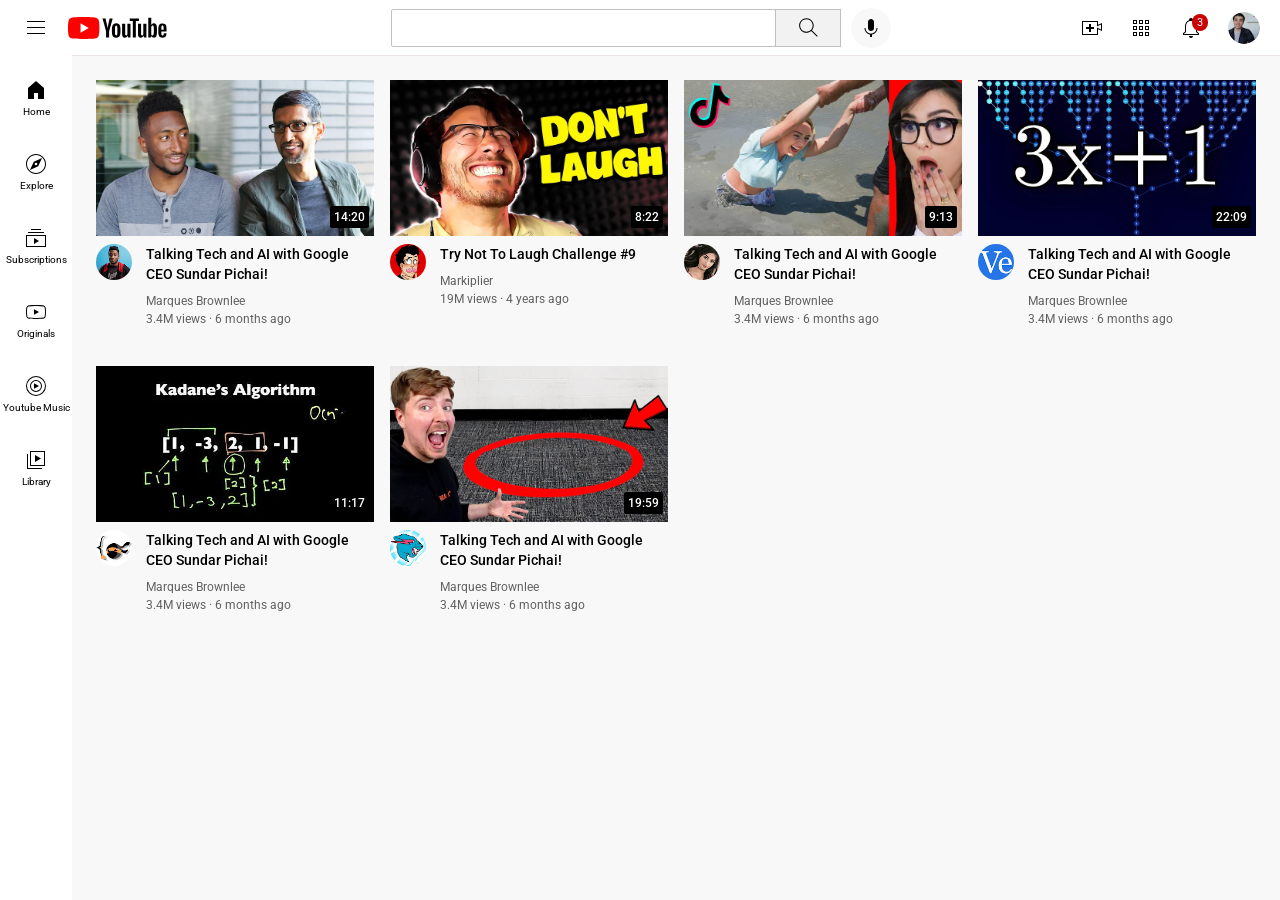
<file: index.html>
<html>
  <head>
    <title>Youtube Clone</title>
    <link rel="preconnect" href="https://fonts.googleapis.com">
    <link rel="preconnect" href="https://fonts.gstatic.com" crossorigin>
    <link href="https://fonts.googleapis.com/css2?family=Roboto:ital,wght@0,100..900;1,100..900&display=swap" rel="stylesheet">

     <link rel="stylesheet" href="styles/general.css">
     <link rel="stylesheet" href="styles/header.css">
     <link rel="stylesheet" href="styles/video.css">
     <link rel="stylesheet" href="styles/sidebar.css">
  </head>
  <body>

    <header class="header">
      <div class="left-section">
        <img class="hamburger-menu" src="icons/hamburger-menu.svg" alt="">
        <img class="youtube-logo" src="icons/youtube-logo.svg" alt="">
      </div>

      <div class="middle-section">
        <input class="search-bar" type="text" placeholder="Search">
        <button class="search-button">
          <img class="search-icon" src="icons/search.svg" alt="">
          <div class="tooltip">Search</div>
        </button>
        <button class="voice-search-button">
          <img class="voice-search-icon" src="icons/voice-search-icon.svg" alt="">
          <div class="tooltip">Search with your voice</div>
        </button>
      </div>

      <div class="right-section">
        <div class="upload-icon-container">
          <img class="upload-icon" src="icons/upload.svg" alt="">
          <div class="tooltip">Create</div>
        </div>
        <div class="youtube-apps-icon-container">
          <img class="youtube-apps-icon" src="icons/youtube-apps.svg" alt="">
          <div class="tooltip">Youtube Apps</div>
        </div>
        <div class="notifications-icon-container">
          <img class="notifications-icon" src="icons/notifications.svg" alt="">
          <div class="tooltip">Notifications</div>
          <div class="notifications-count">3</div>
        </div>
        <img class="current-user-picture" src="profile-picture/my-channel.jpeg" alt="">
      </div>
    </header>

    <nav class="sidebar">
      <div class="sidebar-link">
        <img src="icons/home.svg" alt="">
        <div>Home</div>
      </div>
      <div class="sidebar-link">
        <img src="icons/explore.svg" alt="">
        <div>Explore</div>
      </div>
      <div class="sidebar-link">
        <img src="icons/subscriptions.svg" alt="">
        <div>Subscriptions</div>
      </div>
      <div class="sidebar-link">
        <img src="icons/originals.svg" alt="">
        <div>Originals</div>
      </div>
      <div class="sidebar-link">
        <img src="icons/youtube-music.svg" alt="">
        <div>Youtube Music</div>
      </div>
      <div class="sidebar-link">
        <img src="icons/library.svg" alt="">
        <div>Library</div>
      </div>
    </nav>
    <main>
      <section class="video-grid">
    <div class="video-preview">
      <div class="thumbnail-row">
        <img class="thumbnail" src="thumbnails/thumbnail-1.webp" alt="">
        <div class="video-time">14:20</div>
      </div>
      <div class="video-info-grid">
        <div class="channel-picture">
          <img class="profile-picture" src="profile-picture/channel-1.jpeg" alt="">
        </div>
        <div class="video-info">
          <p class="video-title">
            Talking Tech and AI with Google CEO Sundar Pichai!    
          </p>
          <p class="video-author">
            Marques Brownlee
          </p>
          <p class="video-stats">
            3.4M views &#183; 6 months ago
          </p>
        </div>
      </div>
    </div>

    <div class="video-preview">
      <div class="thumbnail-row">
        <img class="thumbnail" src="thumbnails/thumbnail-2.webp" alt="">
        <div class="video-time">8:22</div>
      </div>
      <div class="video-info-grid">
        <div class="channel-picture">
          <img class="profile-picture" src="profile-picture/channel-2.jpeg" alt="">
        </div>
        <div class="video-info">
          <p class="video-title">
            Try Not To Laugh Challenge #9 
          </p>
          <p class="video-author">
            Markiplier
          </p>
          <p class="video-stats">
            19M views &#183; 4 years ago
          </p>
        </div>
      </div>
    </div>

    <div class="video-preview">
      <div class="thumbnail-row">
        <img class="thumbnail" src="thumbnails/thumbnail-3.webp" alt="">
        <div class="video-time">9:13</div>
      </div>
      <div class="video-info-grid">
        <div class="channel-picture">
          <img class="profile-picture" src="profile-picture/channel-3.jpeg" alt="">
        </div>
        <div class="video-info">
          <p class="video-title">
            Talking Tech and AI with Google CEO Sundar Pichai!    
          </p>
          <p class="video-author">
            Marques Brownlee
          </p>
          <p class="video-stats">
            3.4M views &#183; 6 months ago
          </p>
        </div>
      </div>
    </div>

    <div class="video-preview">
      <div class="thumbnail-row">
        <img class="thumbnail" src="thumbnails/thumbnail-4.webp" alt="">
        <div class="video-time">22:09</div>
      </div>
      <div class="video-info-grid">
        <div class="channel-picture">
          <img class="profile-picture" src="profile-picture/channel-4.jpeg" alt="">
        </div>
        <div class="video-info">
          <p class="video-title">
            Talking Tech and AI with Google CEO Sundar Pichai!    
          </p>
          <p class="video-author">
            Marques Brownlee
          </p>
          <p class="video-stats">
            3.4M views &#183; 6 months ago
          </p>
        </div>
      </div>
    </div>

    <div class="video-preview">
      <div class="thumbnail-row">
        <img class="thumbnail" src="thumbnails/thumbnail-5.webp" alt="">
        <div class="video-time">11:17</div>
      </div>
      <div class="video-info-grid">
        <div class="channel-picture">
          <img class="profile-picture" src="profile-picture/channel-5.jpeg" alt="">
        </div>
        <div class="video-info">
          <p class="video-title">
            Talking Tech and AI with Google CEO Sundar Pichai!    
          </p>
          <p class="video-author">
            Marques Brownlee
          </p>
          <p class="video-stats">
            3.4M views &#183; 6 months ago
          </p>
        </div>
      </div>
    </div>

    <div class="video-preview">
      <div class="thumbnail-row">
        <img class="thumbnail" src="thumbnails/thumbnail-6.webp" alt="">
        <div class="video-time">19:59</div>
      </div>
      <div class="video-info-grid">
        <div class="channel-picture">
          <img class="profile-picture" src="profile-picture/channel-6.jpeg" alt="">
        </div>
        <div class="video-info">
          <p class="video-title">
            Talking Tech and AI with Google CEO Sundar Pichai!    
          </p>
          <p class="video-author">
            Marques Brownlee
          </p>
          <p class="video-stats">
            3.4M views &#183; 6 months ago
          </p>
        </div>
      </div>
    </div>

  </section>
    </main>
    
  </body>
</html>
</file>
<file: styles/general.css>
p{
  margin-top: 0;
  margin-bottom: 0;
  }
  body{
    font-family: Roboto, Arial;
    margin: 0;
    padding-top: 80px;
    padding-left: 96px;
    padding-right: 24px;
    background-color: rgb(248, 248, 248);
  }
</file>
<file: styles/header.css>
.header{
    height: 55px;
    background-color: white;
    border-bottom-width: 1px;
    border-bottom-style: solid;
    border-bottom-color: rgb(238, 228, 228);
    display: flex;
    flex-direction: row;
    justify-content: space-between;
    position: fixed;
    top: 0;
    left: 0;
    right: 0;
    z-index: 100;
}
.left-section{
    display: flex;
    align-items: center;
}
.hamburger-menu{
    height: 24px;
    margin-left: 24px;
    margin-right: 20px;
}
.youtube-logo{
    height: 22px;
}
.middle-section{
    flex: 1;
    margin-left: 70px;
    margin-right: 35px;
    max-width: 500px;
    display: flex;
    align-items: center;
}
.search-bar{
    flex: 1;
    height: 38px;
    padding-left: 10px;
    font-size: 16px;
    border-width: 1px;
    border-style: solid;
    border-color: rgb(192, 192, 192);
    border-radius:2px ;
    box-shadow: inset 1px 2px 5px rgba(0 0 0 0.05);
}
.search-bar::placeholder {
    font-family: Roboto, Arial;
    font-size: 16px;
    width: 0 ;
}
.search-button{
    height: 38px;
    width: 66px;
    background-color: rgb(242, 242, 242);
    border-width: 1px;
    border-style: solid;
    border-color: rgb(192, 192, 192);
    margin-left: -1px;
    margin-right: 10px;
}
.search-button,
.voice-search-button,
.upload-icon-container,
.youtube-apps-icon-container,
.notifications-icon-container {
     position: relative;
    display: flex;
    justify-content: center;
    align-items: center;
}
.search-button .tooltip,
.voice-search-button .tooltip, 
.upload-icon-container .tooltip, 
.youtube-apps-icon-container .tooltip,
.notifications-icon-container .tooltip {
    position: absolute;
    background-color: gray;
    color: white;
    padding: 4px 8px 4px 8px;
    border-radius: 2px;
    font-size: 12px;
    bottom: -30px;
    opacity: 0;
    transition: opacity 0.15s;
    pointer-events: none;
    white-space: nowrap;

}
.search-button:hover .tooltip,
.voice-search-button:hover .tooltip,
.upload-icon-container:hover .tooltip,
.youtube-apps-icon-container:hover .tooltip,
.notifications-icon-container:hover .tooltip {
    opacity: 1;
}
.search-icon{
    height: 25px;
}
.voice-search-button{
    height: 40px;
    width: 40px;
    border-radius: 20px;
    border: none;
    background-color: rgb(248, 248, 248);
   
}
.voice-search-icon{
    height: 24px;
}
.right-section{
    width: 180px;
    display: flex;
    align-items: center;
    justify-content: space-between;
    margin-right: 20px;
    flex-shrink: 0;
}
.upload-icon{
    height: 24px;
}
.youtube-apps-icon{
    height: 24px;
}
.notifications-icon{
    height: 24px;
}
.notifications-icon-container{
    position: relative;
}
.notifications-count{
    position: absolute;
    top: -2px;
    right: -5px;
    background-color: rgb(200, 2, 2);
    color: white;
    font-size: 11px;
    padding: 2px 5px 2px 5px;
    border-radius: 10px;
}
.current-user-picture{
    height: 32px;
    border-radius: 16px;
}
</file>
<file: styles/video.css>
.thumbnail{
  width: 100%;
  }
.video-title{
  margin-top: 0;
  font-size: 14px;
  font-weight: 500;
  line-height: 20px;
  margin-bottom: 10px;
  }
.video-info-grid{
  display: grid;
  grid-template-columns: 50px 1fr;
}
.profile-picture{
  width: 36px;
  border-radius: 50px;
}
.thumbnail-row{
  margin-bottom: 8px;
  position: relative;
}
.video-author, .video-stats{
  font-size: 12px;
  color: rgb(96, 96, 96);
}
.video-author{
  margin-bottom: 4px;
}
.video-grid{
  display: grid;
  grid-template-columns:1fr 1fr 1fr;
  column-gap: 16px;
  row-gap: 40px;
}

@media (max-width: 750px){
  .video-grid {
    grid-template-columns: 1fr 1fr;
  }
}
@media (min-width: 751px) and (max-width: 999px){
  .video-grid {
    grid-template-columns: 1fr 1fr 1fr;
  }
}
@media (min-width: 1000px){
  .video-grid {
    grid-template-columns: 1fr 1fr 1fr 1fr;
  }
}
.video-time{
  background-color: black;
  color: white;
  position: absolute;
  bottom: 8px;
  right: 5px;
  font-size: 12px;
  font-weight: 500;
  padding: 4px;
  border-radius: 2px;
}
</file>
<file: styles/sidebar.css>
.sidebar{
    position: fixed;
    left: 0;
    bottom: 0;
    top: 55px;
    background-color: white;
    width: 72px;
    z-index: 200;
    padding-top: 5px;
}
.sidebar-link{
    height: 74px;
    display: flex;
    justify-content: center;
    align-items: center;
    flex-direction: column;
    cursor: pointer;
}
.sidebar-link:hover {
    background-color: rgb(235 235 235);
}
.sidebar-link img{
    height: 24px;
    margin-bottom: 4px;
}
.sidebar-link div{
    font-size: 10px;

}
</file>
